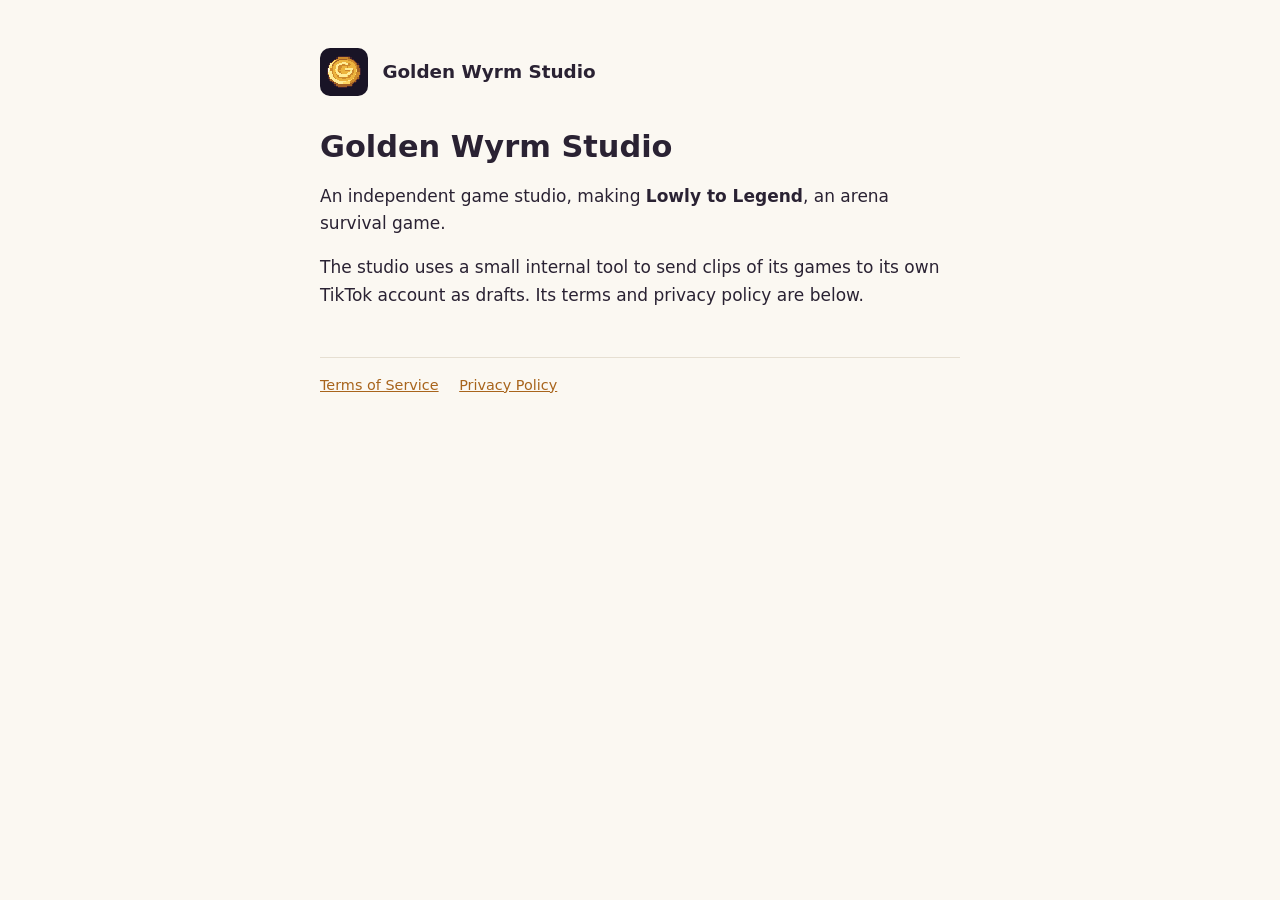
<file: index.html>
<!doctype html>
<html lang="en">
<head>
<meta charset="utf-8">
<meta name="viewport" content="width=device-width, initial-scale=1">
<title>Golden Wyrm Studio</title>
<link rel="icon" href="icon.png">
<link rel="stylesheet" href="style.css">
</head>
<body>
<main>
<header><img src="icon.png" alt=""><a href="./">Golden Wyrm Studio</a></header>
<h1>Golden Wyrm Studio</h1>
<p>An independent game studio, making <strong>Lowly to Legend</strong>, an arena survival game.</p>
<p>The studio uses a small internal tool to send clips of its games to its own
TikTok account as drafts. Its terms and privacy policy are below.</p>
<footer>
<a href="terms.html">Terms of Service</a>
<a href="privacy.html">Privacy Policy</a>
</footer>
</main>
</body>
</html>
</file>
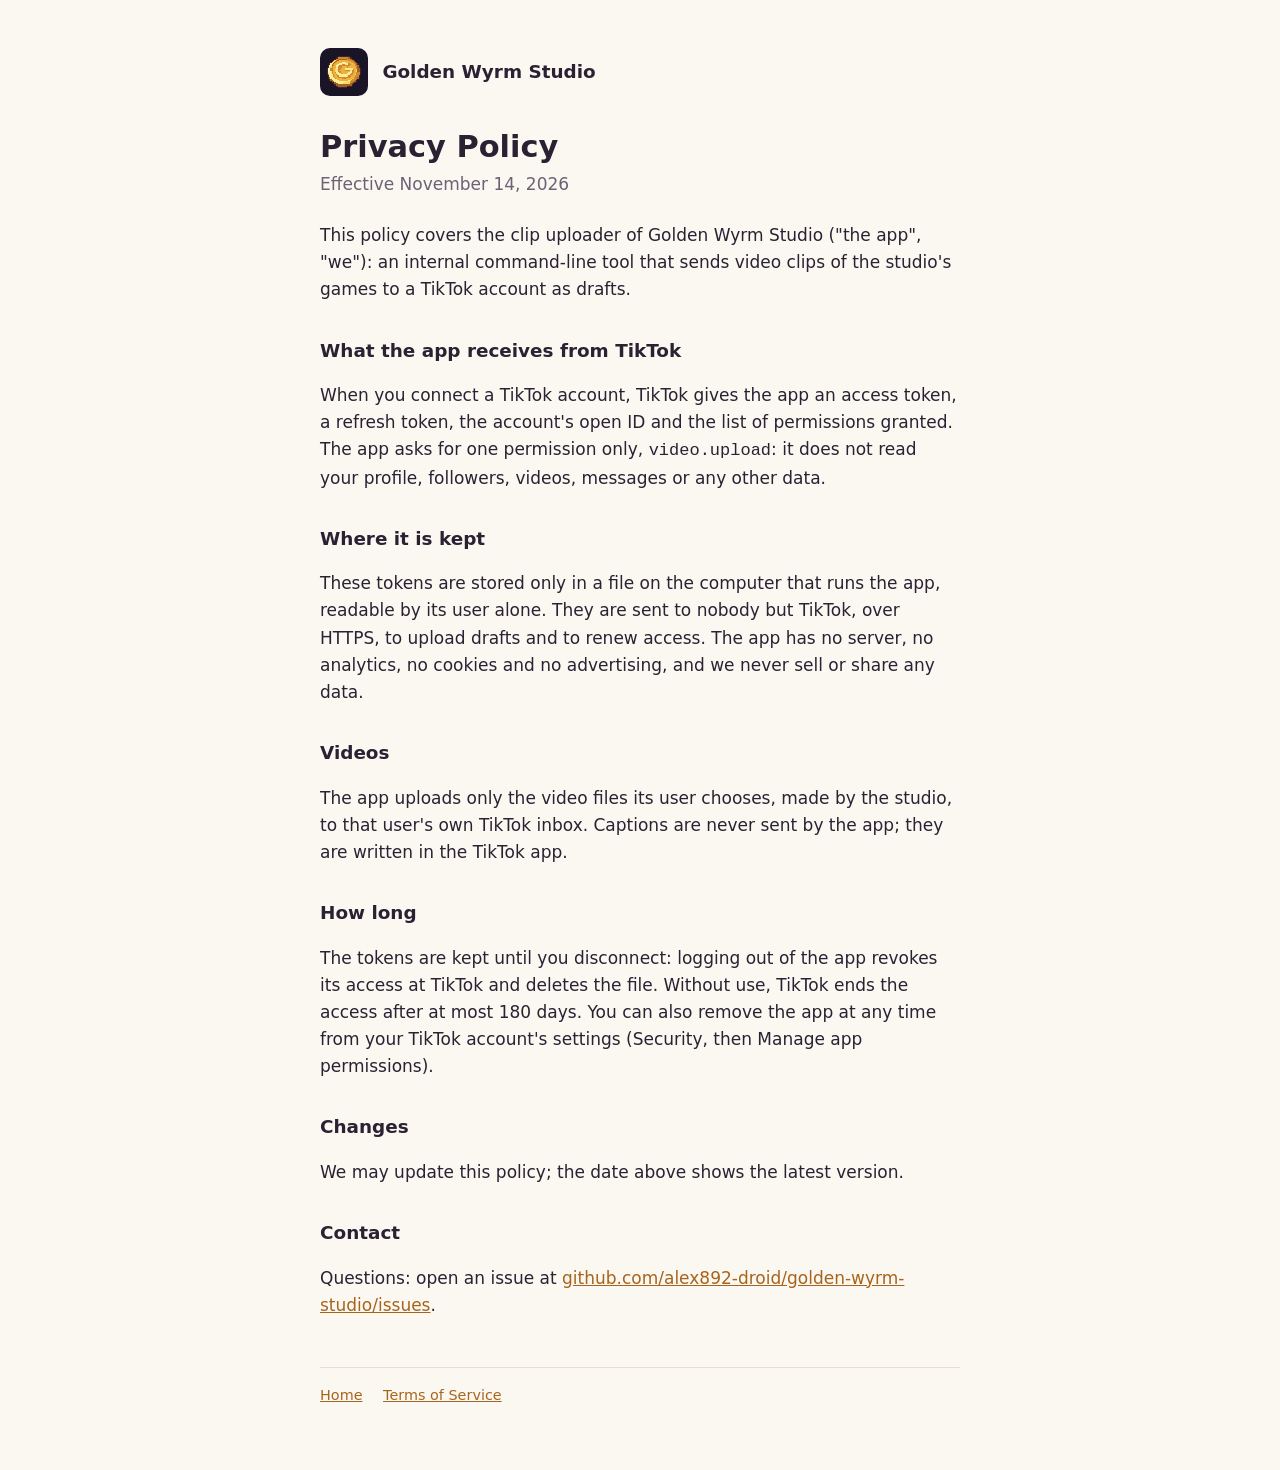
<file: privacy.html>
<!doctype html>
<html lang="en">
<head>
<meta charset="utf-8">
<meta name="viewport" content="width=device-width, initial-scale=1">
<title>Privacy Policy</title>
<link rel="icon" href="icon.png">
<link rel="stylesheet" href="style.css">
</head>
<body>
<main>
<header><img src="icon.png" alt=""><a href="./">Golden Wyrm Studio</a></header>
<h1>Privacy Policy</h1>
<p class="date">Effective November 14, 2026</p>

<p>This policy covers the clip uploader of Golden Wyrm Studio ("the app",
"we"): an internal command-line tool that sends video clips of the studio's
games to a TikTok account as drafts.</p>

<h2>What the app receives from TikTok</h2>
<p>When you connect a TikTok account, TikTok gives the app an access token, a
refresh token, the account's open ID and the list of permissions granted. The
app asks for one permission only, <code>video.upload</code>: it does not read
your profile, followers, videos, messages or any other data.</p>

<h2>Where it is kept</h2>
<p>These tokens are stored only in a file on the computer that runs the app,
readable by its user alone. They are sent to nobody but TikTok, over HTTPS, to
upload drafts and to renew access. The app has no server, no analytics, no
cookies and no advertising, and we never sell or share any data.</p>

<h2>Videos</h2>
<p>The app uploads only the video files its user chooses, made by the studio,
to that user's own TikTok inbox. Captions are never sent by the app; they are
written in the TikTok app.</p>

<h2>How long</h2>
<p>The tokens are kept until you disconnect: logging out of the app revokes
its access at TikTok and deletes the file. Without use, TikTok ends the
access after at most 180 days. You can also remove the app at any time from
your TikTok account's settings (Security, then Manage app permissions).</p>

<h2>Changes</h2>
<p>We may update this policy; the date above shows the latest version.</p>

<h2>Contact</h2>
<p>Questions: open an issue at
<a href="https://github.com/alex892-droid/golden-wyrm-studio/issues">github.com/alex892-droid/golden-wyrm-studio/issues</a>.</p>

<footer>
<a href="./">Home</a>
<a href="terms.html">Terms of Service</a>
</footer>
</main>
</body>
</html>
</file>
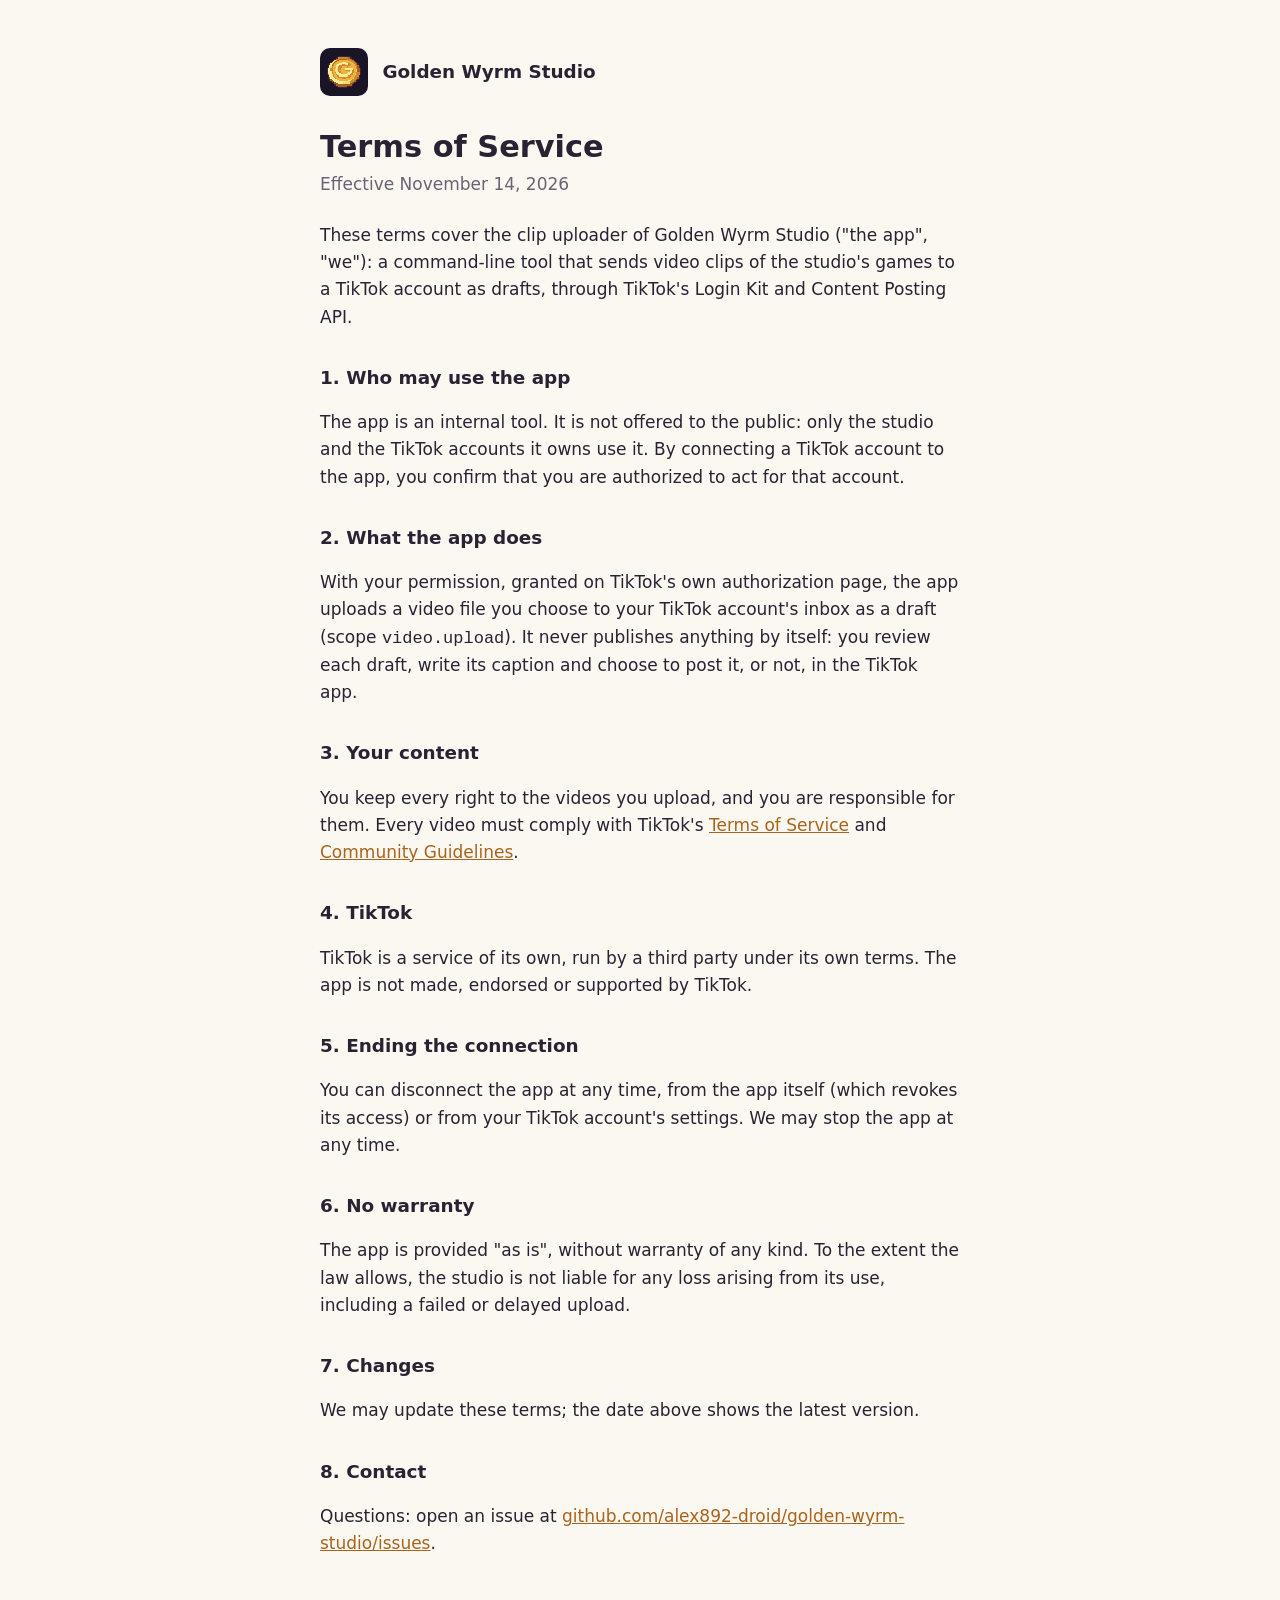
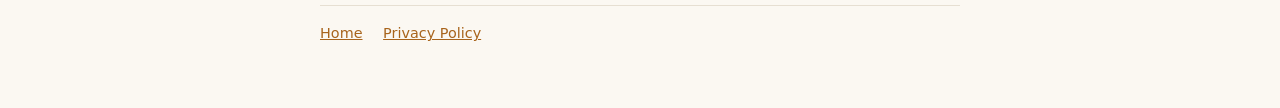
<file: terms.html>
<!doctype html>
<html lang="en">
<head>
<meta charset="utf-8">
<meta name="viewport" content="width=device-width, initial-scale=1">
<title>Terms of Service</title>
<link rel="icon" href="icon.png">
<link rel="stylesheet" href="style.css">
</head>
<body>
<main>
<header><img src="icon.png" alt=""><a href="./">Golden Wyrm Studio</a></header>
<h1>Terms of Service</h1>
<p class="date">Effective November 14, 2026</p>

<p>These terms cover the clip uploader of Golden Wyrm Studio ("the app", "we"):
a command-line tool that sends video clips of the studio's games to a TikTok
account as drafts, through TikTok's Login Kit and Content Posting API.</p>

<h2>1. Who may use the app</h2>
<p>The app is an internal tool. It is not offered to the public: only the
studio and the TikTok accounts it owns use it. By connecting a TikTok
account to the app, you confirm that you are authorized to act for that
account.</p>

<h2>2. What the app does</h2>
<p>With your permission, granted on TikTok's own authorization page, the app
uploads a video file you choose to your TikTok account's inbox as a draft
(scope <code>video.upload</code>). It never publishes anything by itself: you
review each draft, write its caption and choose to post it, or not, in the
TikTok app.</p>

<h2>3. Your content</h2>
<p>You keep every right to the videos you upload, and you are responsible for
them. Every video must comply with TikTok's
<a href="https://www.tiktok.com/legal/terms-of-service">Terms of Service</a>
and <a href="https://www.tiktok.com/community-guidelines">Community Guidelines</a>.</p>

<h2>4. TikTok</h2>
<p>TikTok is a service of its own, run by a third party under its own terms.
The app is not made, endorsed or supported by TikTok.</p>

<h2>5. Ending the connection</h2>
<p>You can disconnect the app at any time, from the app itself (which revokes
its access) or from your TikTok account's settings. We may stop the app at any
time.</p>

<h2>6. No warranty</h2>
<p>The app is provided "as is", without warranty of any kind. To the extent
the law allows, the studio is not liable for any loss arising from its use,
including a failed or delayed upload.</p>

<h2>7. Changes</h2>
<p>We may update these terms; the date above shows the latest version.</p>

<h2>8. Contact</h2>
<p>Questions: open an issue at
<a href="https://github.com/alex892-droid/golden-wyrm-studio/issues">github.com/alex892-droid/golden-wyrm-studio/issues</a>.</p>

<footer>
<a href="./">Home</a>
<a href="privacy.html">Privacy Policy</a>
</footer>
</main>
</body>
</html>
</file>
<file: style.css>
:root {
  --bg: #fbf8f2;
  --text: #2a2233;
  --muted: #6b6275;
  --accent: #a8641c;
  --rule: #e6dfd2;
}
@media (prefers-color-scheme: dark) {
  :root {
    --bg: #1b1526;
    --text: #efe9df;
    --muted: #b3a9bd;
    --accent: #eab44a;
    --rule: #3a3149;
  }
}
* { box-sizing: border-box; }
body {
  margin: 0;
  background: var(--bg);
  color: var(--text);
  font: 17px/1.6 system-ui, -apple-system, "Segoe UI", sans-serif;
}
main { max-width: 42rem; margin: 0 auto; padding: 3rem 1rem 4rem; }
header { display: flex; align-items: center; gap: 0.9rem; margin-bottom: 2rem; }
header img { width: 48px; height: 48px; image-rendering: pixelated; border-radius: 10px; }
header a { color: var(--text); text-decoration: none; font-weight: 700; font-size: 1.15rem; }
h1 { font-size: 1.9rem; line-height: 1.25; margin: 0 0 0.3rem; }
h2 { font-size: 1.15rem; margin: 2rem 0 0.4rem; }
.date { color: var(--muted); margin: 0 0 1.5rem; }
a { color: var(--accent); }
footer { margin-top: 3rem; padding-top: 1rem; border-top: 1px solid var(--rule); color: var(--muted); font-size: 0.9rem; }
footer a { margin-right: 1rem; }
</file>
